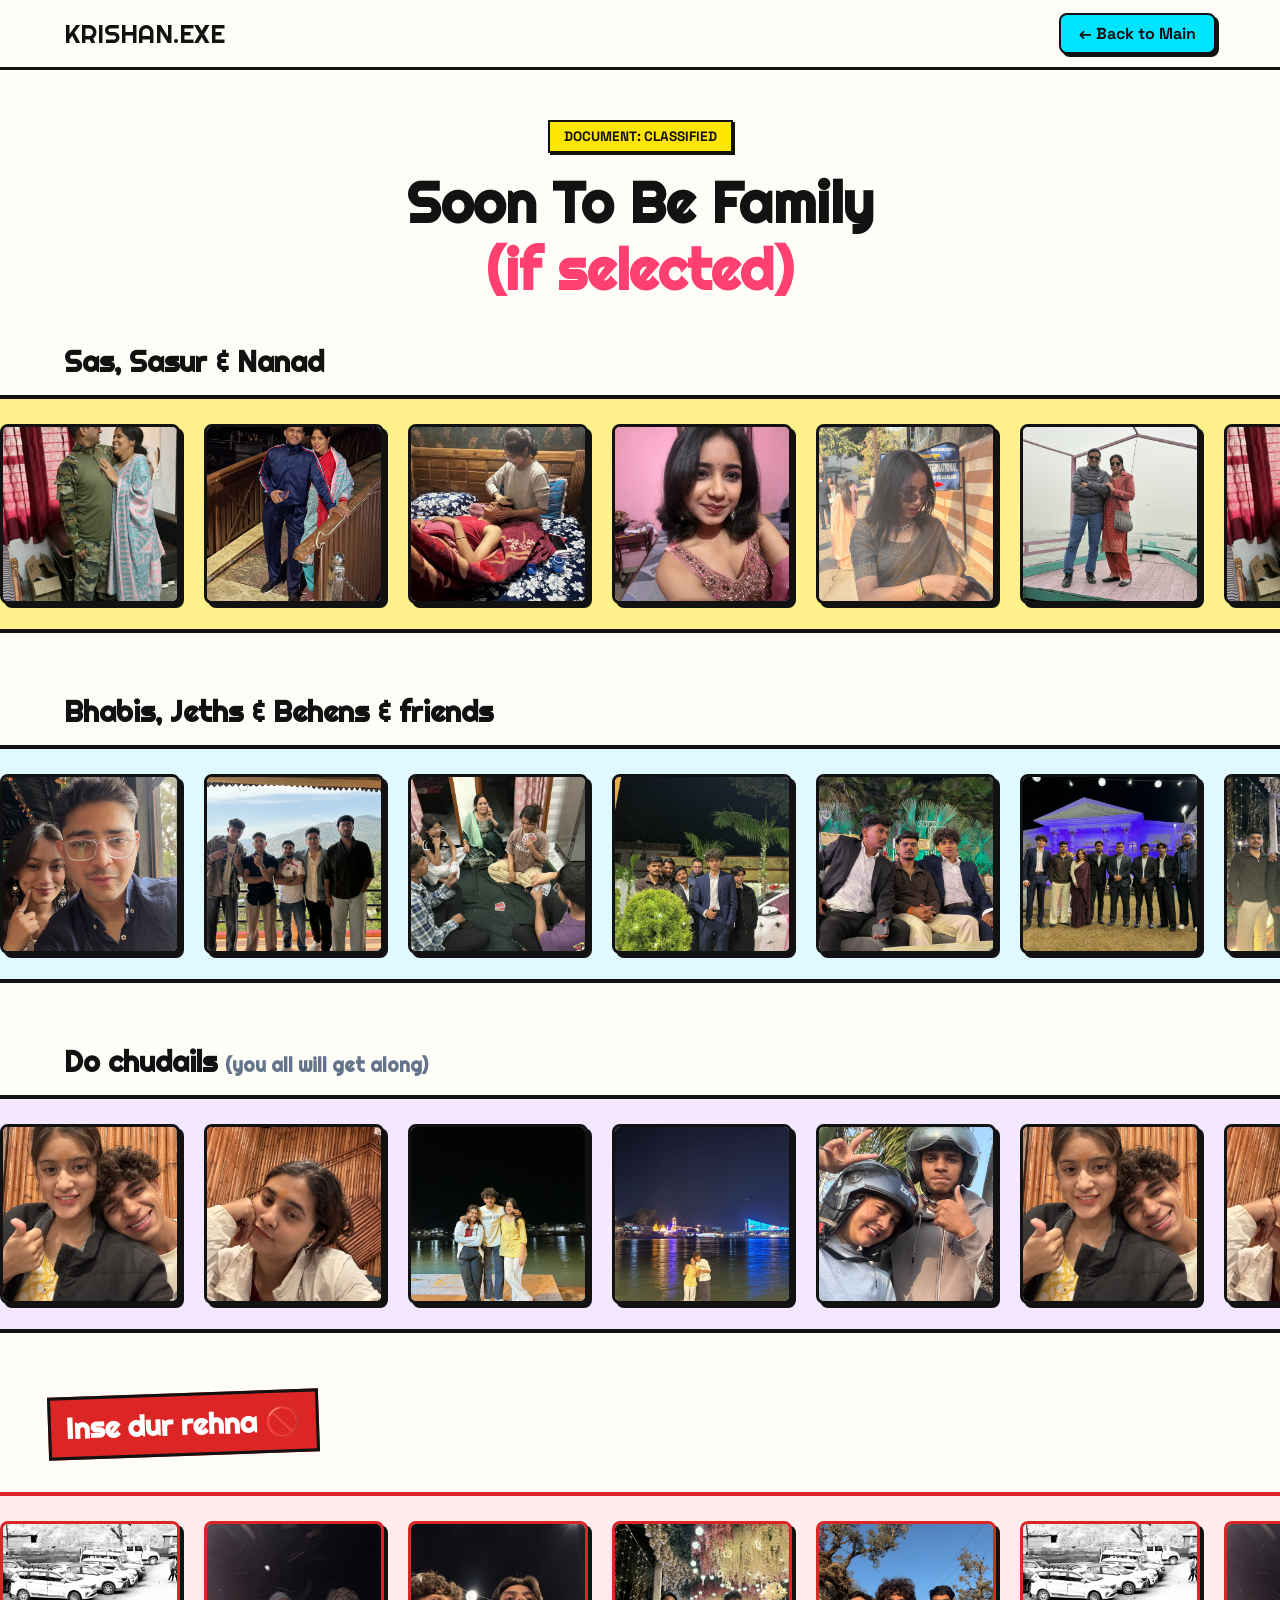
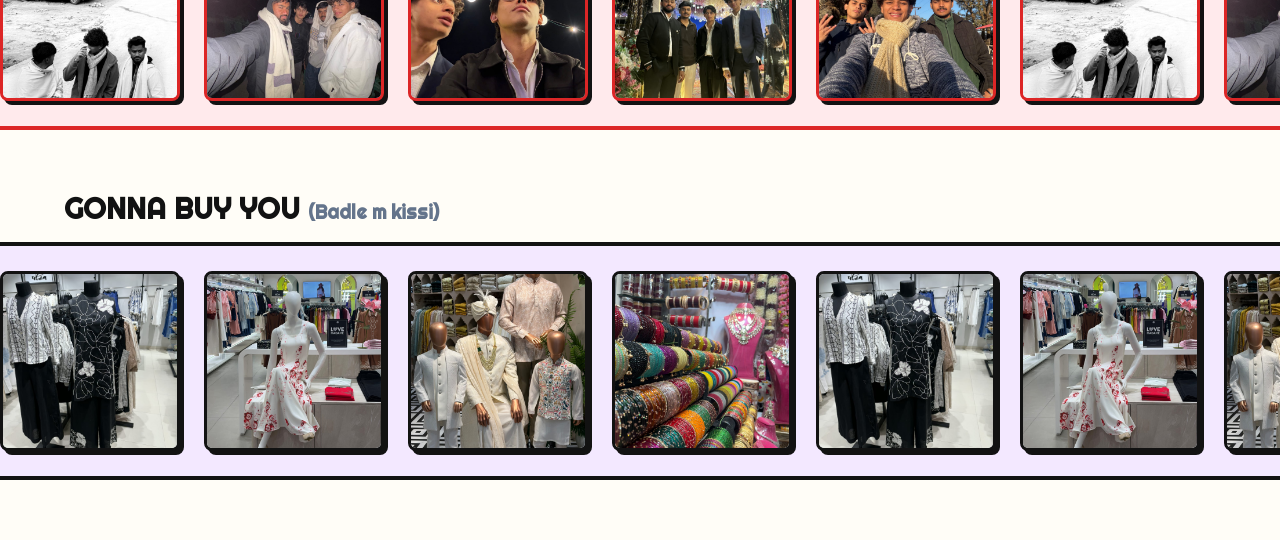
<file: family.html>
<!doctype html>
<html lang="en">
  <head>
    <meta charset="UTF-8" />
    <meta name="viewport" content="width=device-width, initial-scale=1.0" />
    <title>Soon To Be Family | KRISHAN.EXE</title>

    <link rel="preconnect" href="https://fonts.googleapis.com" />
    <link rel="preconnect" href="https://fonts.gstatic.com" crossorigin />
    <link
      href="https://fonts.googleapis.com/css2?family=Righteous&family=Space+Grotesk:wght@400;600;700&display=swap"
      rel="stylesheet"
    />

    <style>
      :root {
        --bg-primary: #fffdf7;
        --bg-secondary: #fef08a;
        --text-dark: #121212;
        --accent-pink: #ff4071;
        --accent-cyan: #00e5ff;
        --accent-yellow: #ffe600;
        --accent-purple: #7000ff;
        --border-dark: #121212;
        --shadow-block: 6px 6px 0px #121212;
        --radius-sm: 8px;
        --radius-lg: 20px;
      }

      * {
        box-sizing: border-box;
        margin: 0;
        padding: 0;
      }

      body {
        font-family: "Space Grotesk", sans-serif;
        background-color: var(--bg-primary);
        color: var(--text-dark);
        overflow-x: hidden;
      }

      /* Navbar */
      .navbar {
        position: fixed;
        top: 0;
        left: 0;
        width: 100%;
        height: 70px;
        background: var(--bg-primary);
        border-bottom: 3px solid var(--border-dark);
        display: flex;
        align-items: center;
        justify-content: space-between;
        padding: 0 5%;
        z-index: 100;
      }

      .brand {
        font-family: "Righteous", cursive;
        font-size: 1.6rem;
      }

      .btn-back {
        text-decoration: none;
        font-weight: 700;
        color: var(--text-dark);
        background: var(--accent-cyan);
        padding: 8px 18px;
        border: 2px solid var(--border-dark);
        box-shadow: 3px 3px 0px var(--border-dark);
        border-radius: var(--radius-sm);
        transition: all 0.15s ease;
      }

      .btn-back:hover {
        transform: translate(-2px, -2px);
        box-shadow: 5px 5px 0px var(--border-dark);
      }

      /* Header Layout */
      .page-header {
        margin-top: 120px;
        text-align: center;
        padding: 0 20px;
      }

      .badge-pop {
        display: inline-block;
        font-weight: 700;
        font-size: 0.85rem;
        padding: 6px 14px;
        border: 2px solid var(--border-dark);
        background: var(--accent-yellow);
        box-shadow: 2px 2px 0px var(--border-dark);
        margin-bottom: 16px;
      }

      h1 {
        font-family: "Righteous", cursive;
        font-size: 3.5rem;
        line-height: 1.2;
        margin-bottom: 40px;
      }

      /* Infinite Scroll Marquee Layout based on dd08a3c1-bf2b-4fd4-8aaa-a5a36f67843a */
      .family-section {
        margin-bottom: 60px;
      }

      .section-title {
        font-family: "Righteous", cursive;
        font-size: 1.8rem;
        padding-left: 5%;
        margin-bottom: 15px;
      }

      /* Warning styling for the last section */
      .warning-title {
        color: #fff;
        background: #dc2626;
        display: inline-block;
        padding: 10px 15px;
        border: 3px solid var(--border-dark);
        transform: rotate(-2deg);
        margin: 0px 0px 36px 48px;
      }

      .marquee-container {
        position: relative;
        width: 100vw;
        overflow: hidden;
        background: #ffffff;
        border-top: 4px solid var(--border-dark);
        border-bottom: 4px solid var(--border-dark);
        padding: 25px 0;
        display: flex;
        align-items: center;
      }

      /* Base track styles */
      .marquee-track {
        display: flex;
        gap: 24px;
        width: max-content;
        /* Animation applied via specific classes below */
      }

      .track-left {
        animation: scrollLeft 35s linear infinite;
      }

      .track-right {
        animation: scrollRight 35s linear infinite;
      }

      .marquee-container:hover .marquee-track {
        animation-play-state: paused;
      }

      /* Keyframes for seamless looping */
      @keyframes scrollLeft {
        0% {
          transform: translateX(0);
        }
        100% {
          transform: translateX(-50%);
        }
      }

      @keyframes scrollRight {
        0% {
          transform: translateX(-50%);
        }
        100% {
          transform: translateX(0);
        }
      }

      /* Individual Photo Cards */
      .family-card {
        width: 180px;
        height: 180px;
        background: #e2e8f0;
        border: 3px solid var(--border-dark);
        border-radius: var(--radius-sm);
        box-shadow: 4px 4px 0px var(--border-dark);
        overflow: hidden;
        flex-shrink: 0;
        transition:
          transform 0.2s ease,
          box-shadow 0.2s ease;
        display: flex;
        align-items: center;
        justify-content: center;
        position: relative;
        cursor: pointer;
      }

      .family-card img {
        width: 100%;
        height: 100%;
        object-fit: cover;
        pointer-events: none;
      }

      /* Fallback text if image is missing */
      .family-card::after {
        content: "PHOTO";
        position: absolute;
        font-weight: 700;
        color: #94a3b8;
        z-index: 0;
      }
      .family-card img {
        z-index: 1;
        position: relative;
      }

      .family-card:hover {
        transform: translateY(-8px) scale(1.05);
        box-shadow: 8px 8px 0px var(--border-dark);
      }

      @media (max-width: 900px) {
        h1 {
          font-size: 2.2rem;
        }
        .section-title {
          font-size: 1.4rem;
        }
        .family-card {
          width: 130px;
          height: 130px;
        }
        .marquee-container {
          padding: 15px 0;
        }
      }
    </style>
  </head>
  <body>
    <header class="navbar">
      <div class="brand">KRISHAN.EXE</div>
      <a href="index.html" class="btn-back">← Back to Main</a>
    </header>

    <main>
      <div class="page-header">
        <span class="badge-pop">DOCUMENT: CLASSIFIED</span>
        <h1>
          Soon To Be Family <br /><span style="color: var(--accent-pink)"
            >(if selected)</span
          >
        </h1>
      </div>

      <!-- Section 1 -->
      <section class="family-section">
        <h2 class="section-title">Sas, Sasur & Nanad</h2>
        <div class="marquee-container" style="background: var(--bg-secondary)">
          <div
            class="marquee-track track-left"
            style="animation-duration: infinite"
          >
            <!-- Original Set -->
            <div class="family-card">
              <img src="images/parivar/41.jpg" alt="" />
            </div>
            <div class="family-card">
              <img src="images/parivar/42.jpg" alt="" />
            </div>
            <div class="family-card">
              <img src="images/parivar/43.jpg" alt="" />
            </div>
            <div class="family-card">
              <img src="images/parivar/44.jpg" alt="" />
            </div>
            <div class="family-card">
              <img src="images/parivar/45.jpg" alt="" />
            </div>
            <div class="family-card">
              <img src="images/parivar/46.jpg" alt="" />
            </div>
            <!-- Duplicate Set for Seamless Infinite Loop -->
            <div class="family-card">
              <img src="images/parivar/41.jpg" alt="" />
            </div>
            <div class="family-card">
              <img src="images/parivar/42.jpg" alt="" />
            </div>
            <div class="family-card">
              <img src="images/parivar/43.jpg" alt="" />
            </div>
            <div class="family-card">
              <img src="images/parivar/44.jpg" alt="" />
            </div>
            <div class="family-card">
              <img src="images/parivar/45.jpg" alt="" />
            </div>
            <div class="family-card">
              <img src="images/parivar/46.jpg" alt="" />
            </div>
          </div>
        </div>
      </section>

      <!-- Section 2 -->
      <section class="family-section">
        <h2 class="section-title">Bhabis, Jeths & Behens & friends</h2>
        <div class="marquee-container" style="background: #e0f9ff">
          <div
            class="marquee-track track-right"
            style="animation-duration: infinite"
          >
            <!-- Original Set -->
            <div class="family-card">
              <img src="images/bhai/11.jpg" alt="" />
            </div>
            <div class="family-card">
              <img src="images/bhai/12.jpg" alt="" />
            </div>
            <div class="family-card">
              <img src="images/bhai/13.jpg" alt="" />
            </div>
            <div class="family-card">
              <img src="images/bhai/14.jpg" alt="" />
            </div>
            <div class="family-card">
              <img src="images/bhai/15.jpg" alt="" />
            </div>
            <div class="family-card">
              <img src="images/bhai/16.jpg" alt="" />
            </div>
            <!-- Duplicate Set for Seamless Infinite Loop -->
            <div class="family-card">
              <img src="images/bhai/17.jpg" alt="" />
            </div>
            <div class="family-card">
              <img src="images/bhai/18.jpg" alt="" />
            </div>
            <div class="family-card">
              <img src="images/bhai/11.jpg" alt="" />
            </div>
            <div class="family-card">
              <img src="images/bhai/12.jpg" alt="" />
            </div>
            <div class="family-card">
              <img src="images/bhai/13.jpg" alt="" />
            </div>
            <div class="family-card">
              <img src="images/bhai/14.jpg" alt="" />
            </div>
          </div>
        </div>
      </section>

      <!-- Section 3 -->
      <section class="family-section">
        <h2 class="section-title">
          Do chudails
          <span style="font-size: 1.2rem; color: #64748b"
            >(you all will get along)</span
          >
        </h2>
        <div class="marquee-container" style="background: #f3e8ff">
          <div
            class="marquee-track track-left"
            style="animation-duration: infinite"
          >
            <!-- Original Set -->
            <div class="family-card">
              <img src="images/2/01.jpg" alt="" />
            </div>
            <div class="family-card">
              <img src="images/2/02.jpg" alt="" />
            </div>
            <div class="family-card">
              <img src="images/2/03.jpg" alt="" />
            </div>
            <div class="family-card">
              <img src="images/2/04.jpg" alt="" />
            </div>
            <div class="family-card">
              <img src="images/2/05.jpg" alt="" />
            </div>
            <div class="family-card">
              <img src="images/2/01.jpg" alt="" />
            </div>
            <!-- Duplicate Set for Seamless Infinite Loop -->
            <div class="family-card">
              <img src="images/2/02.jpg" alt="" />
            </div>
            <div class="family-card">
              <img src="images/2/03.jpg" alt="" />
            </div>
            <div class="family-card">
              <img src="images/2/04.jpg" alt="" />
            </div>
            <div class="family-card">
              <img src="images/2/05.jpg" alt="" />
            </div>
            <div class="family-card">
              <img src="images/2/01.jpg" alt="" />
            </div>
            <div class="family-card">
              <img src="images/2/02.jpg" alt="" />
            </div>
          </div>
        </div>
      </section>

      <!-- Section 4 -->
      <section class="family-section">
        <h2 class="section-title warning-title">Inse dur rehna 🚫</h2>
        <div
          class="marquee-container"
          style="background: #ffeaec; border-color: #dc2626"
        >
          <div
            class="marquee-track track-right"
            style="animation-duration: infinite"
          >
            <!-- Original Set -->
            <div class="family-card" style="border-color: #dc2626">
              <img src="images/madr/31.jpg" alt="" />
            </div>
            <div class="family-card" style="border-color: #dc2626">
              <img src="images/madr/32.jpg" alt="" />
            </div>
            <div class="family-card" style="border-color: #dc2626">
              <img src="images/madr/33.jpg" alt="" />
            </div>
            <div class="family-card" style="border-color: #dc2626">
              <img src="images/madr/34.jpg" alt="" />
            </div>
            <div class="family-card" style="border-color: #dc2626">
              <img src="images/madr/35.jpg" alt="" />
            </div>
            <div class="family-card" style="border-color: #dc2626">
              <img src="images/madr/31.jpg" alt="" />
            </div>
            <!-- Duplicate Set for Seamless Infinite Loop -->
            <div class="family-card" style="border-color: #dc2626">
              <img src="images/madr/32.jpg" alt="" />
            </div>
            <div class="family-card" style="border-color: #dc2626">
              <img src="images/madr/33.jpg" alt="" />
            </div>
            <div class="family-card" style="border-color: #dc2626">
              <img src="images/madr/34.jpg" alt="" />
            </div>
            <div class="family-card" style="border-color: #dc2626">
              <img src="images/madr/35.jpg" alt="" />
            </div>
            <div class="family-card" style="border-color: #dc2626">
              <img src="images/madr/31.jpg" alt="" />
            </div>
            <div class="family-card" style="border-color: #dc2626">
              <img src="images/madr/32.jpg" alt="" />
            </div>
          </div>
        </div>
      </section>

      <!-- Section 5 -->
      <section class="family-section">
        <h2 class="section-title">
          GONNA BUY YOU
          <span style="font-size: 1.2rem; color: #64748b">(Badle m kissi)</span>
        </h2>
        <div class="marquee-container" style="background: #f3e8ff">
          <div
            class="marquee-track track-left"
            style="animation-duration: infinite"
          >
            <!-- Original Set -->
            <div class="family-card">
              <img src="images/items/21.jpg" alt="" />
            </div>
            <div class="family-card">
              <img src="images/items/22.jpg" alt="" />
            </div>
            <div class="family-card">
              <img src="images/items/23.jpg" alt="" />
            </div>
            <div class="family-card">
              <img src="images/items/24.jpg" alt="" />
            </div>
            <div class="family-card">
              <img src="images/items/21.jpg" alt="" />
            </div>
            <div class="family-card">
              <img src="images/items/22.jpg" alt="" />
            </div>
            <!-- Duplicate Set for Seamless Infinite Loop -->
            <div class="family-card">
              <img src="images/items/23.jpg" alt="" />
            </div>
            <div class="family-card">
              <img src="images/items/24.jpg" alt="" />
            </div>
            <div class="family-card">
              <img src="images/items/21.jpg" alt="" />
            </div>
            <div class="family-card">
              <img src="images/items/22.jpg" alt="" />
            </div>
            <div class="family-card">
              <img src="images/items/23.jpg" alt="" />
            </div>
            <div class="family-card">
              <img src="images/items/24.jpg" alt="" />
            </div>
          </div>
        </div>
      </section>
    </main>
  </body>
</html>
</file>
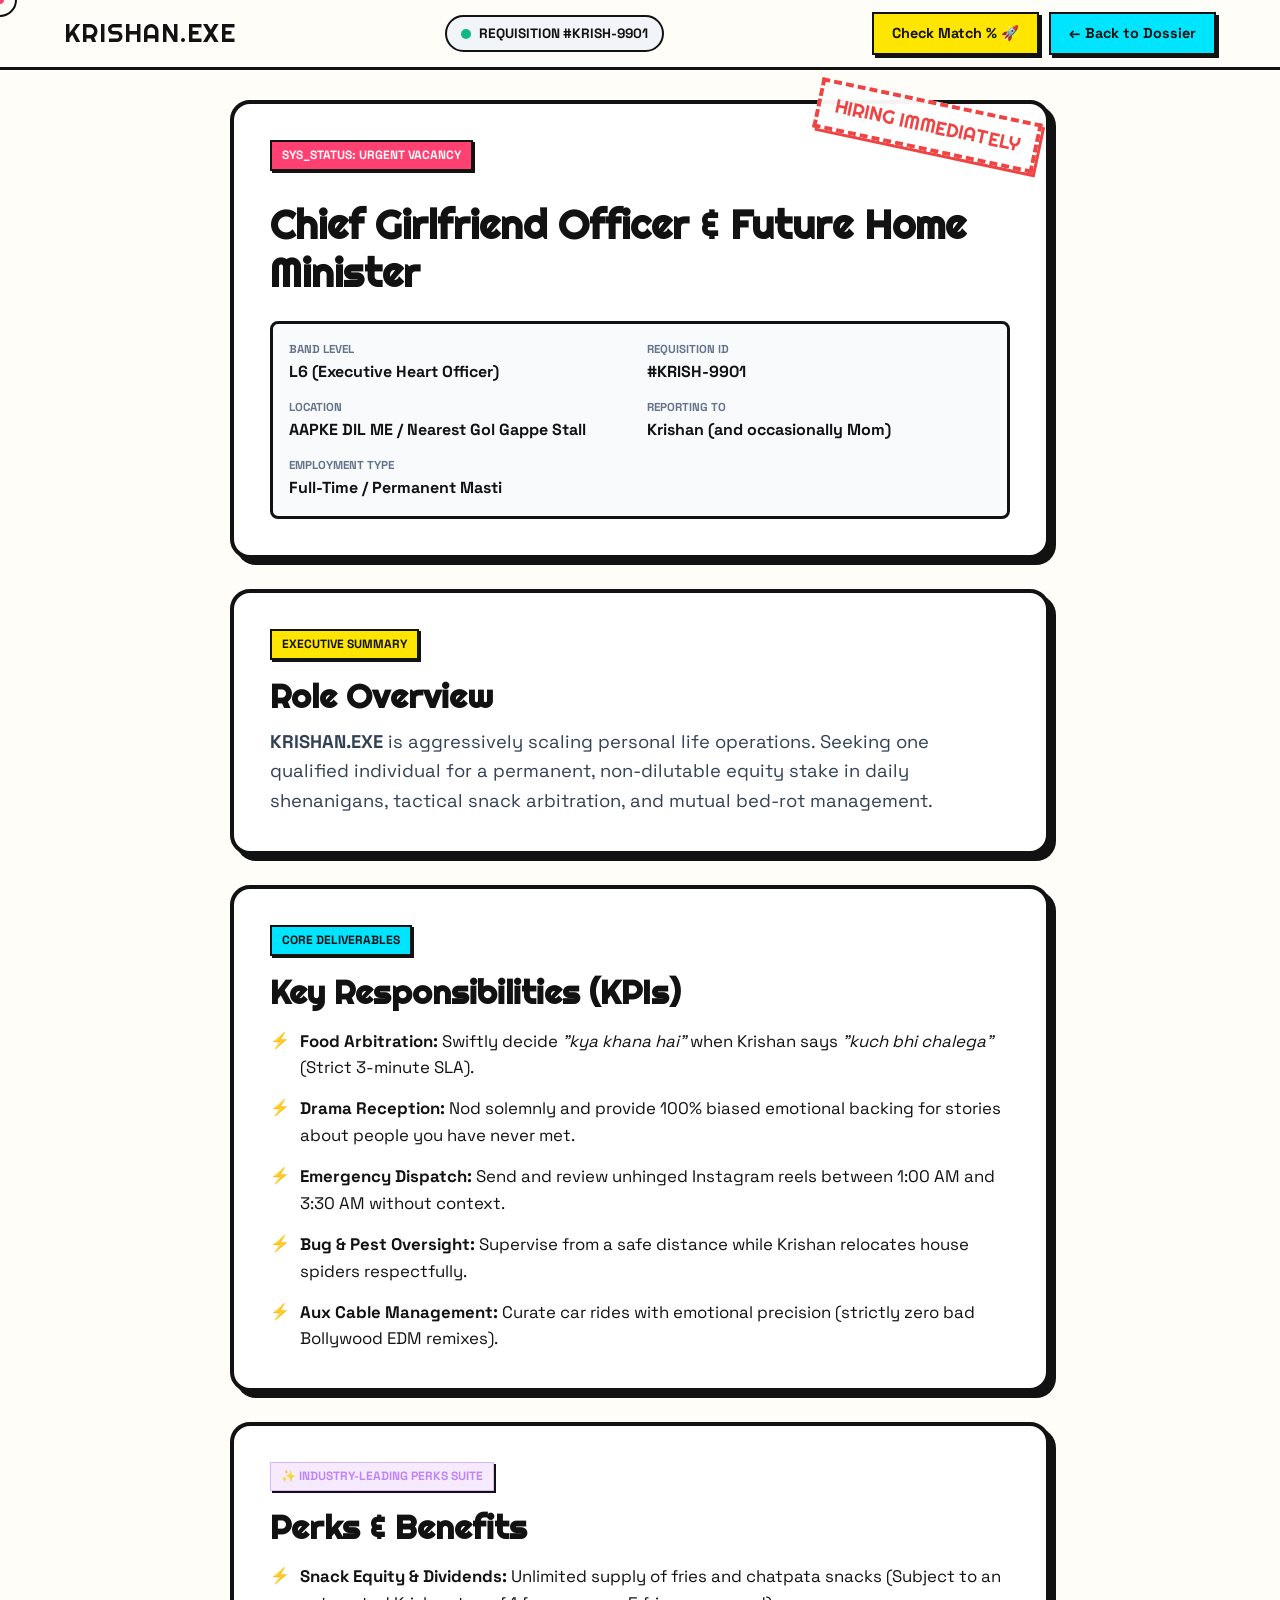
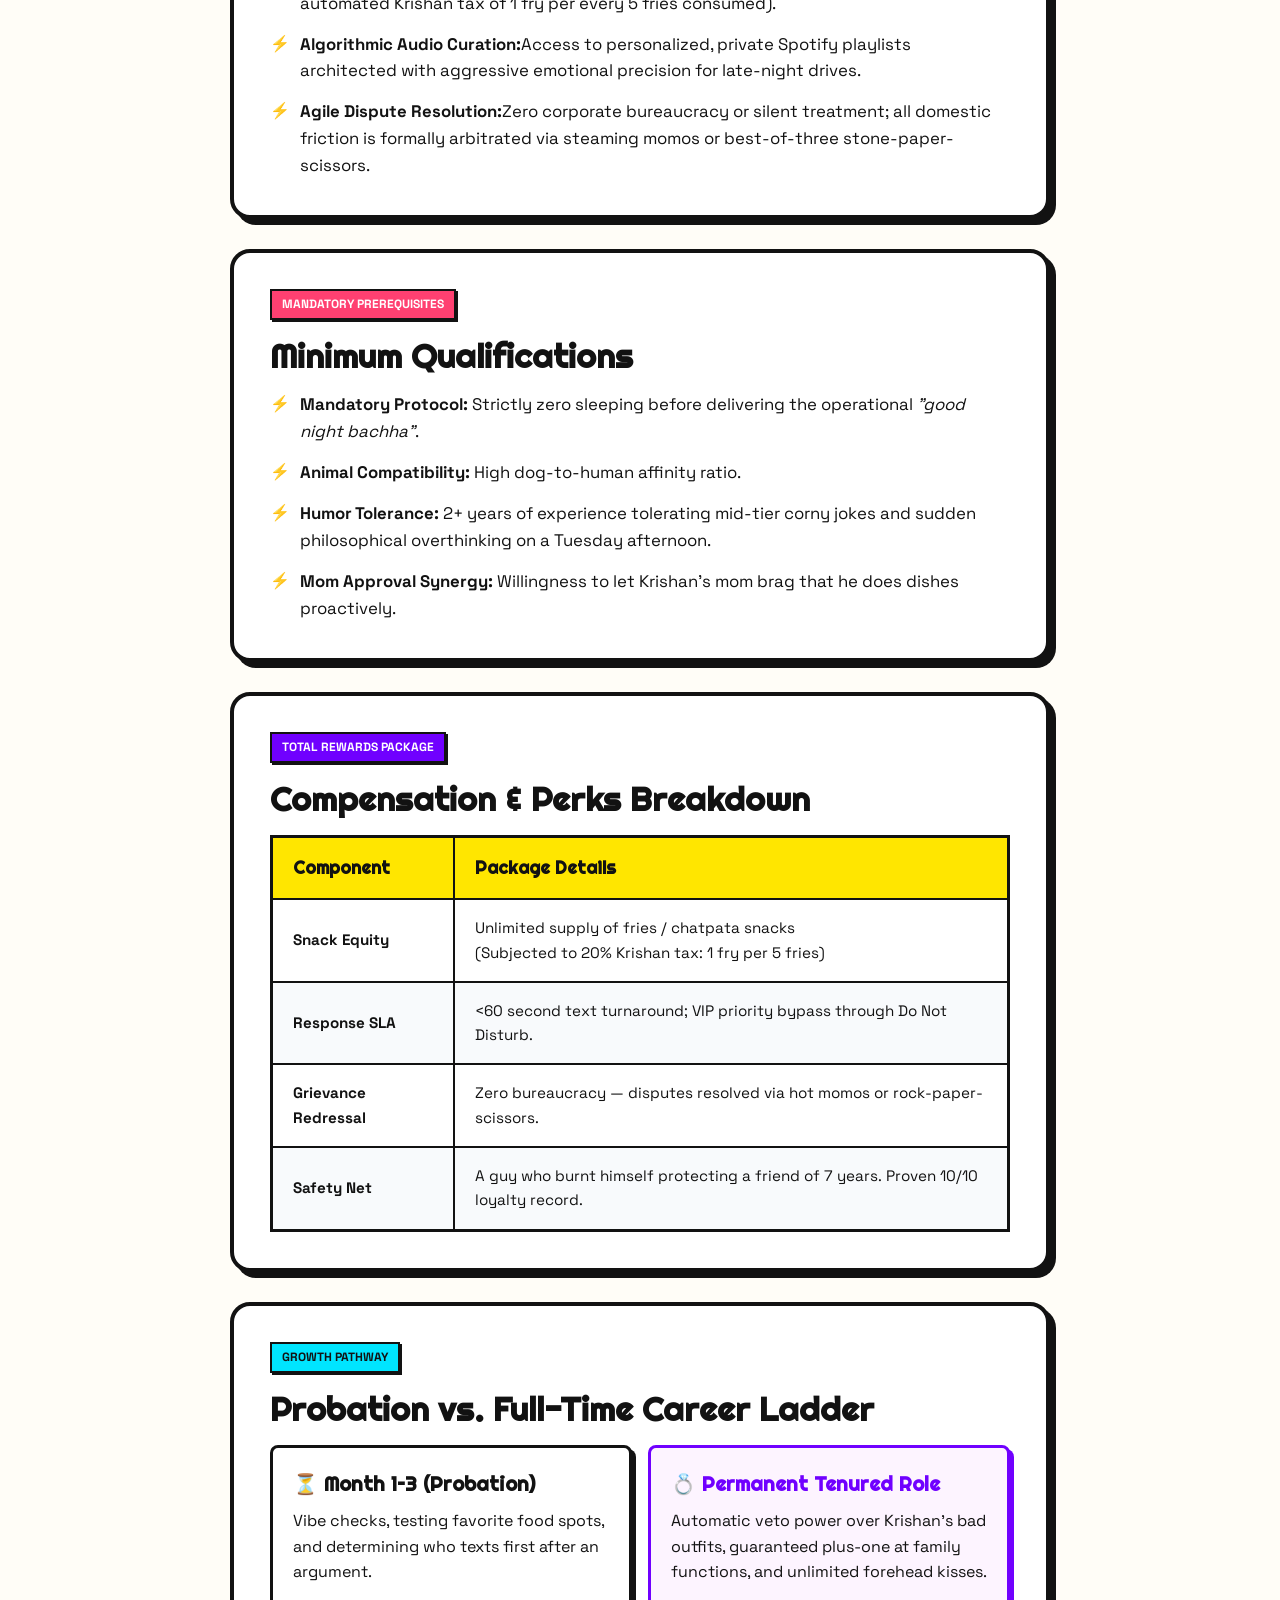
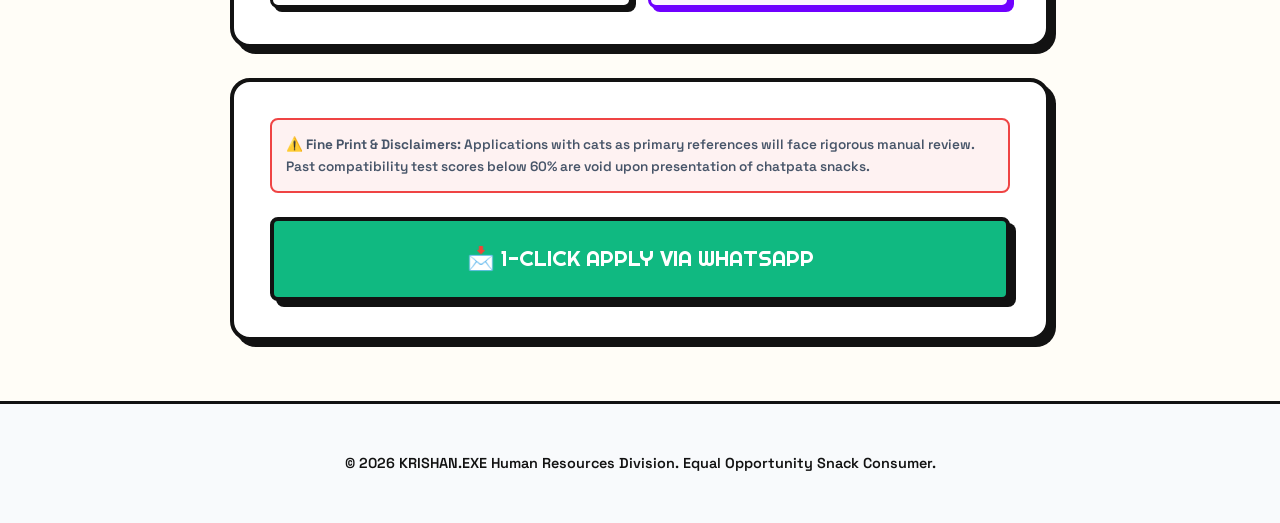
<file: roles.html>
<!doctype html>
<html lang="en">
  <head>
    <meta charset="UTF-8" />
    <meta name="viewport" content="width=device-width, initial-scale=1.0" />
    <link rel="shortcut icon" href="images/rn.png" />
    <title>CAREERS @ KRISHAN.EXE | CHIEF GIRLFRIEND OFFICER</title>

    <link rel="preconnect" href="https://fonts.googleapis.com" />
    <link rel="preconnect" href="https://fonts.gstatic.com" crossorigin />
    <link
      href="https://fonts.googleapis.com/css2?family=Righteous&family=Space+Grotesk:wght@400;600;700&display=swap"
      rel="stylesheet"
    />

    <link rel="stylesheet" href="styles.css?v=6" />
    <link rel="stylesheet" href="roles.css?v=1" />
  </head>
  <body class="roles-body">
    <div class="cursor-dot" id="cursorDot"></div>
    <div class="cursor-ring" id="cursorRing"></div>

    <!-- Header Navigation -->
    <header class="navbar">
      <a href="index.html" class="brand" style="text-decoration: none; color: inherit;">
        KRISHAN.EXE
      </a>
      
      <div class="status-badge">
        <span class="pulse-dot"></span> REQUISITION #KRISH-9901
      </div>

      <div class="nav-actions">
        <a href="index.html#compatibility" class="cta-pill-nav">
          Check Match % 🚀
        </a>
        <a href="index.html" class="cta-pill-nav pill-jd">
          ← Back to Dossier
        </a>
      </div>
    </header>

    <main class="roles-container">
      <!-- Stamp Element -->
      <div class="urgent-stamp">HIRING IMMEDIATELY</div>

      <!-- Header Card -->
      <section class="jd-card jd-hero-card">
        <div class="badge-pop alert-badge">SYS_STATUS: URGENT VACANCY</div>
        <h1 class="jd-title">
          Chief Girlfriend Officer &amp; Future Home Minister
        </h1>

        <div class="meta-strip-grid">
          <div class="meta-item">
            <span class="meta-label">Band Level</span>
            <strong class="meta-val">L6 (Executive Heart Officer)</strong>
          </div>
          <div class="meta-item">
            <span class="meta-label">Requisition ID</span>
            <strong class="meta-val">#KRISH-9901</strong>
          </div>
          <div class="meta-item">
            <span class="meta-label">Location</span>
            <strong class="meta-val"
              >AAPKE DIL ME / Nearest Gol Gappe Stall</strong
            >
          </div>
          <div class="meta-item">
            <span class="meta-label">Reporting To</span>
            <strong class="meta-val">Krishan (and occasionally Mom)</strong>
          </div>
          <div class="meta-item">
            <span class="meta-label">Employment Type</span>
            <strong class="meta-val"> Full-Time / Permanent Masti</strong>
          </div>
        </div>
      </section>

      <!-- Role Overview -->
      <section class="jd-card">
        <div
          class="badge-pop"
          style="background: var(--accent-yellow); color: var(--text-dark)"
        >
          EXECUTIVE SUMMARY
        </div>
        <h2 class="card-hero-title">Role Overview</h2>
        <p class="jd-desc">
          <strong>KRISHAN.EXE</strong> is aggressively scaling personal life
          operations. Seeking one qualified individual for a permanent,
          non-dilutable equity stake in daily shenanigans, tactical snack
          arbitration, and mutual bed-rot management.
        </p>
      </section>

      <!-- Key Responsibilities -->
      <section class="jd-card">
        <div class="badge-pop">CORE DELIVERABLES</div>
        <h2 class="card-hero-title">Key Responsibilities (KPIs)</h2>
        <ul class="jd-list">
          <li>
            <strong>Food Arbitration:</strong> Swiftly decide
            <em>"kya khana hai"</em> when Krishan says
            <em>"kuch bhi chalega"</em> (Strict 3-minute SLA).
          </li>
          <li>
            <strong>Drama Reception:</strong> Nod solemnly and provide 100%
            biased emotional backing for stories about people you have never
            met.
          </li>
          <li>
            <strong>Emergency Dispatch:</strong> Send and review unhinged
            Instagram reels between 1:00 AM and 3:30 AM without context.
          </li>
          <li>
            <strong>Bug &amp; Pest Oversight:</strong> Supervise from a safe
            distance while Krishan relocates house spiders respectfully.
          </li>
          <li>
            <strong>Aux Cable Management:</strong> Curate car rides with
            emotional precision (strictly zero bad Bollywood EDM remixes).
          </li>
        </ul>
      </section>

      <!--Perks and Benifits-->
    <section class="jd-card">
  <div class="badge-pop badge-perks">✨ INDUSTRY-LEADING PERKS SUITE</div>
  <h2 class="card-hero-title">Perks & Benefits</h2>
  <ul class="jd-list">
          <li>
            <strong>Snack Equity & Dividends:</strong> Unlimited supply of fries and chatpata snacks 
            (Subject to an automated Krishan tax of 1 fry per every 5 fries consumed).
          </li>
          <li>
            <strong>Algorithmic Audio Curation:</strong>Access to personalized, 
            private Spotify playlists architected with aggressive emotional precision for late-night drives.
          </li>
          <li>
            <strong>Agile Dispute Resolution:</strong>Zero corporate bureaucracy or silent treatment; 
            all domestic friction is formally arbitrated via steaming momos or best-of-three stone-paper-scissors.
          </li>
        </ul>
      </section>

      <!-- Minimum Qualifications -->
      <section class="jd-card">
        <div class="badge-pop alert-badge">MANDATORY PREREQUISITES</div>
        <h2 class="card-hero-title">Minimum Qualifications</h2>
        <ul class="jd-list">
          <li>
            <strong>Mandatory Protocol:</strong> Strictly zero sleeping before
            delivering the operational <em>"good night bachha"</em>.
          </li>
          <li>
            <strong>Animal Compatibility:</strong> High dog-to-human affinity
            ratio.
          </li>
          <li>
            <strong>Humor Tolerance:</strong> 2+ years of experience tolerating
            mid-tier corny jokes and sudden philosophical overthinking on a
            Tuesday afternoon.
          </li>
          <li>
            <strong>Mom Approval Synergy:</strong> Willingness to let Krishan’s
            mom brag that he does dishes proactively.
          </li>
        </ul>
      </section>

      <!-- Compensation & Perks Table -->
      <section class="jd-card">
        <div
          class="badge-pop"
          style="background: var(--accent-purple); color: #fff"
        >
          TOTAL REWARDS PACKAGE
        </div>
        <h2 class="card-hero-title">Compensation &amp; Perks Breakdown</h2>

        <div class="table-responsive">
          <table class="jd-table">
            <thead>
              <tr>
                <th>Component</th>
                <th>Package Details</th>
              </tr>
            </thead>
            <tbody>
              <tr>
                <td><strong>Snack Equity</strong></td>
                <td>
                  Unlimited supply of fries / chatpata snacks <br>(Subjected to
                  20% Krishan tax: 1 fry per 5 fries)</br>
                </td>
              </tr>
              <tr>
                <td><strong>Response SLA</strong></td>
                <td>
                  &lt;60 second text turnaround; VIP priority bypass through Do
                  Not Disturb.
                </td>
              </tr>
              <tr>
                <td><strong>Grievance Redressal</strong></td>
                <td>
                  Zero bureaucracy — disputes resolved via hot momos or
                  rock-paper-scissors.
                </td>
              </tr>
              <tr>
                <td><strong>Safety Net</strong></td>
                <td>
                  A guy who burnt himself protecting a friend of 7 years. Proven
                  10/10 loyalty record.
                </td>
              </tr>
            </tbody>
          </table>
        </div>
      </section>

      <!-- Probation vs Full-Time -->
      <section class="jd-card">
        <div
          class="badge-pop"
          style="background: var(--accent-cyan); color: var(--text-dark)"
        >
          GROWTH PATHWAY
        </div>
        <h2 class="card-hero-title">Probation vs. Full-Time Career Ladder</h2>

        <div class="probation-grid">
          <div class="probation-box">
            <h3>⏳ Month 1–3 (Probation)</h3>
            <p>
              Vibe checks, testing favorite food spots, and determining who
              texts first after an argument.
            </p>
          </div>
          <div class="probation-box permanent">
            <h3>💍 Permanent Tenured Role</h3>
            <p>
              Automatic veto power over Krishan's bad outfits, guaranteed
              plus-one at family functions, and unlimited forehead kisses.
            </p>
          </div>
        </div>
      </section>

      <!-- Fine Print & Application Action -->
      <section class="jd-card jd-action-card">
        <div class="fine-print">
          ⚠️ <strong>Fine Print &amp; Disclaimers:</strong> Applications with
          cats as primary references will face rigorous manual review. Past
          compatibility test scores below 60% are void upon presentation of
          chatpata snacks.
        </div>

        <a
          href="https://wa.me/917505380696?text=Subject:%20Formal%20Application%20for%20Chief%20Girlfriend%20Officer.%20Please%20review%20my%20profile."
          target="_blank"
          rel="noopener noreferrer"
          class="btn-apply-action"
        >
          📩 1-CLICK APPLY VIA WHATSAPP
        </a>
      </section>
    </main>

    <footer class="footer">
      <p class="footer-copy">
        © 2026 KRISHAN.EXE Human Resources Division. Equal Opportunity Snack
        Consumer.
      </p>
    </footer>

    <script src="https://cdnjs.cloudflare.com/ajax/libs/gsap/3.12.5/gsap.min.js"></script>
    <script src="script.js"></script>
  </body>
</html>
</file>
<file: styles.css>
:root {
  --bg-primary: #fffdf7;
  --bg-secondary: #fef08a;
  --text-dark: #121212;
  --accent-pink: #ff4071;
  --accent-cyan: #00e5ff;
  --accent-yellow: #ffe600;
  --accent-purple: #7000ff;
  --border-dark: #121212;
  --shadow-block: 6px 6px 0px #121212;
  --shadow-active: 2px 2px 0px #121212;
  --radius-sm: 8px;
  --radius-lg: 20px;
}

* {
  box-sizing: border-box;
  margin: 0;
  padding: 0;
}

body {
  font-family:
    "Space Grotesk",
    -apple-system,
    BlinkMacSystemFont,
    sans-serif;
  background-color: var(--bg-primary);
  color: var(--text-dark);
  line-height: 1.6;
  cursor: default;
}

/* Confine horizontal bleed only to visual components without killing sticky parents */
.drift-stage,
.drift-wall-container {
  overflow-x: hidden;
}

/* Custom Interactive Cursor */
.cursor-dot {
  width: 8px;
  height: 8px;
  background: var(--accent-pink);
  border-radius: 50%;
  position: fixed;
  top: 0;
  left: 0;
  pointer-events: none;
  z-index: 9999;
}

.cursor-ring {
  width: 34px;
  height: 34px;
  border: 2px solid var(--border-dark);
  border-radius: 50%;
  position: fixed;
  top: 0;
  left: 0;
  pointer-events: none;
  z-index: 9998;
}

/* Navbar */
.navbar {
  position: fixed;
  top: 0;
  left: 0;
  width: 100%;
  height: 70px;
  background: var(--bg-primary);
  border-bottom: 3px solid var(--border-dark);
  display: flex;
  align-items: center;
  justify-content: space-between;
  padding: 0 5%;
  z-index: 100;
}

.brand {
  font-family: "Righteous", cursive;
  font-size: 1.6rem;
  letter-spacing: 1px;
}

.status-badge {
  display: flex;
  align-items: center;
  gap: 8px;
  font-size: 0.85rem;
  font-weight: 700;
  background: #f1f5f9;
  padding: 6px 14px;
  border-radius: 50px;
  border: 2px solid var(--border-dark);
}

.pulse-dot {
  width: 10px;
  height: 10px;
  background: #10b981;
  border-radius: 50%;
  box-shadow: 0 0 0 0 rgba(16, 185, 129, 0.7);
  animation: pulse 1.8s infinite;
}

@keyframes pulse {
  0% {
    transform: scale(0.95);
    box-shadow: 0 0 0 0 rgba(16, 185, 129, 0.7);
  }
  70% {
    transform: scale(1);
    box-shadow: 0 0 0 8px rgba(16, 185, 129, 0);
  }
  100% {
    transform: scale(0.95);
    box-shadow: 0 0 0 0 rgba(16, 185, 129, 0);
  }
}

.cta-pill-nav {
  text-decoration: none;
  font-weight: 700;
  font-size: 0.9rem;
  color: var(--text-dark);
  background: var(--accent-yellow);
  padding: 8px 18px;
  border: 2px solid var(--border-dark);
  box-shadow: 3px 3px 0px var(--border-dark);
  transition: all 0.15s ease;
}

.cta-pill-nav:hover {
  transform: translate(2px, 2px);
  box-shadow: 1px 1px 0px var(--border-dark);
}

/* Master Layout */
.scroll-container {
  display: flex;
  width: 100%;
  margin-top: 70px;
  position: relative;
}

/* Visual Left Column (Sticky Stage Desktop) */
.sticky-visual-wrapper {
  flex: 0 0 45%;
  height: calc(100vh - 70px);
  position: -webkit-sticky;
  position: sticky;
  top: 70px;
  display: flex;
  align-items: center;
  justify-content: center;
  padding: 40px;
}

.character-card {
  width: 100%;
  max-width: 420px;
  height: 520px;
  border: 4px solid var(--border-dark);
  border-radius: var(--radius-lg);
  background: #ffffff;
  position: relative;
  box-shadow: var(--shadow-block);
  overflow: hidden;
}

.char-layer {
  position: absolute;
  top: 0;
  left: 0;
  width: 100%;
  height: 100%;
  display: flex;
  align-items: center;
  justify-content: center;
  flex-direction: column;
}

.layer-formal {
  background: #ffeaec;
  z-index: 4;
}
.layer-casual {
  background: #e0f9ff;
  z-index: 3;
  opacity: 0;
}
.layer-beach {
  background: #fff0b3;
  z-index: 2;
  opacity: 0;
}
.layer-quiz {
  background: #f3e8ff;
  z-index: 1;
  opacity: 0;
}

.avatar-ph {
  display: flex;
  flex-direction: column;
  align-items: center;
  justify-content: center;
  height: 100%;
  width: 100%;
  position: relative;
}

.avatar-silhouette {
  display: flex;
  align-items: center;
  justify-content: center;
  height: 100%;
  width: 100%;
  user-select: none;
}

.character-img {
  max-width: 85%;
  max-height: 340px !important;
  height: auto !important;
  object-fit: contain;
  filter: drop-shadow(4px 4px 0px var(--border-dark));
  pointer-events: none;
}

.sticker {
  font-size: 0.8rem;
  font-weight: 700;
  border: 2px solid var(--border-dark);
  padding: 6px 12px;
  position: absolute;
  top: 25px;
  box-shadow: 3px 3px 0px var(--border-dark);
  background: #fff;
  transform: rotate(-4deg);
  z-index: 5;
}

.tag-quiz {
  background: #ffffff;
  border: 2px solid var(--border-dark);
  box-shadow: 3px 3px 0px var(--border-dark);
}

.censored-bar {
  position: absolute;
  background: #000;
  color: #fff;
  font-weight: 900;
  letter-spacing: 2px;
  font-size: 1.1rem;
  padding: 10px 24px;
  transform: rotate(-6deg);
  border: 2px solid #fff;
  z-index: 6;
}

.animate-shake {
  animation: jitter 0.25s infinite alternate;
}

@keyframes jitter {
  0% {
    transform: rotate(-6deg) translate(0px, 0px);
  }
  100% {
    transform: rotate(-5deg) translate(2px, 2px);
  }
}

.floating-badge {
  position: absolute;
  font-weight: 700;
  font-size: 0.75rem;
  border: 2px solid var(--border-dark);
  padding: 4px 8px;
  background: var(--accent-pink);
  color: #fff;
  box-shadow: 2px 2px 0px var(--border-dark);
  z-index: 6;
}
.badge-1 {
  bottom: 60px;
  left: 30px;
  transform: rotate(10deg);
}
.badge-2 {
  top: 158px;
  right: 55px;
  transform: rotate(-8deg);
  background: var(--accent-yellow);
  color: var(--text-dark);
}
.badge-quiz {
  bottom: 60px;
  right: 25px;
  background: var(--accent-purple);
  color: #fff;
  transform: rotate(-6deg);
}

/* ============================================================
   FORMAL & CASUAL CUSTOM ACCENTS (Desktop Defaults)
   ============================================================ */

/* Formal Badges & Stamp */
.badge-formal-1 {
  bottom: 55px;
  left: 20px;
  background: var(--accent-cyan);
  color: var(--text-dark);
  transform: rotate(-6deg);
}

.badge-formal-2 {
  top: 140px;
  right: 25px;
  background: #10b981;
  color: #ffffff;
  transform: rotate(7deg);
}

.stamp-verified {
  position: absolute;
  top: 85px;
  left: 20px;
  border: 2px dashed var(--accent-pink);
  color: var(--accent-pink);
  font-family: "Righteous", cursive;
  font-size: 0.72rem;
  padding: 3px 8px;
  transform: rotate(-12deg);
  background: rgba(255, 255, 255, 0.9);
  box-shadow: 2px 2px 0px var(--accent-pink);
  pointer-events: none;
  z-index: 6;
}

/* Casual Badges & Tag */
.badge-casual-1 {
  bottom: 60px;
  left: 25px;
  background: var(--accent-yellow);
  color: var(--text-dark);
  transform: rotate(5deg);
}

.badge-casual-2 {
  top: 130px;
  right: 20px;
  background: #f97316;
  color: #ffffff;
  transform: rotate(-8deg);
}

.snack-doodle {
  position: absolute;
  bottom: 100px;
  right: 25px;
  font-family: "Space Grotesk", sans-serif;
  font-weight: 700;
  font-size: 0.7rem;
  background: #ffffff;
  border: 2px solid var(--border-dark);
  padding: 3px 6px;
  transform: rotate(4deg);
  box-shadow: 2px 2px 0px var(--border-dark);
  z-index: 6;
}

/* Layer HUD Step Indicators */
.layer-indicator {
  position: absolute;
  bottom: 16px;
  left: 50%;
  transform: translateX(-50%);
  display: flex;
  justify-content: center;
  align-items: center;
  gap: 6px;
  width: max-content;
  z-index: 10;
}

.indicator-step {
  font-size: 0.72rem;
  font-weight: 700;
  background: #ffffff;
  border: 2px solid var(--border-dark);
  padding: 4px 8px;
  border-radius: 6px;
  box-shadow: 2px 2px 0px var(--border-dark);
  white-space: nowrap;
  transition: all 0.2s ease;
}

.indicator-step.active {
  background: var(--border-dark);
  color: #ffffff;
  transform: translate(1px, 1px);
  box-shadow: none;
}

/* Right Column Content Panels */
.content-stream {
  flex: 0 0 55%;
  padding: 40px 60px 100px 20px;
}

.panel {
  min-height: 85vh;
  display: flex;
  flex-direction: column;
  justify-content: center;
  padding: 40px 0;
  border-bottom: 2px dashed #cbd5e1;
}

.panel:last-child {
  border-bottom: none;
}

.badge-pop {
  display: inline-block;
  font-weight: 700;
  font-size: 0.75rem;
  padding: 4px 10px;
  border: 2px solid var(--border-dark);
  background: var(--accent-cyan);
  box-shadow: 2px 2px 0px var(--border-dark);
  width: fit-content;
  margin-bottom: 16px;
}

.alert-badge {
  background: var(--accent-pink);
  color: #fff;
}

.hero-title {
  font-family: "Righteous", cursive;
  font-size: 4rem;
  line-height: 1.1;
  margin-bottom: 12px;
}

.neon-highlight {
  background: linear-gradient(
    180deg,
    transparent 65%,
    var(--accent-yellow) 65%
  );
}

.hero-subtitle {
  font-size: 1.3rem;
  font-weight: 600;
  color: #475569;
  margin-bottom: 30px;
}

.quick-specs-grid {
  display: grid;
  grid-template-columns: repeat(2, 1fr);
  gap: 16px;
  margin-top: 10px;
}

.spec-card {
  border: 3px solid var(--border-dark);
  padding: 16px;
  background: #fff;
  box-shadow: var(--shadow-block);
  border-radius: var(--radius-sm);
}

.spec-label {
  display: block;
  font-size: 0.75rem;
  text-transform: uppercase;
  font-weight: 700;
  color: #64748b;
}

.spec-value {
  font-size: 1.15rem;
  font-weight: 700;
}

/* Quirks / Pills */
.quirks-container {
  display: flex;
  flex-direction: column;
  gap: 12px;
  margin: 24px 0;
}

.quirk-pill {
  border: 2px solid var(--border-dark);
  background: #fff;
  padding: 14px 20px;
  font-weight: 600;
  box-shadow: var(--shadow-block);
  border-radius: 50px;
  transition: transform 0.2s;
  cursor: grab;
}

.quirk-pill:hover {
  transform: translate(-3px, -3px) rotate(-1deg);
  background: var(--accent-secondary);
}

.green-flags-box {
  background: #f0fdf4;
  border: 3px solid #16a34a;
  padding: 20px;
  border-radius: var(--radius-sm);
  box-shadow: var(--shadow-block);
  margin-top: 20px;
}

.check-list {
  list-style: none;
  margin-top: 10px;
}

.check-list li {
  position: relative;
  padding-left: 28px;
  margin-bottom: 8px;
  font-weight: 600;
}

.check-list li::before {
  content: "✓";
  position: absolute;
  left: 0;
  color: #16a34a;
  font-weight: 900;
}

/* Dealbreakers */
.dealbreakers-box {
  margin: 20px 0;
}

.dealbreaker-tags {
  display: flex;
  flex-wrap: wrap;
  gap: 10px;
  margin-top: 10px;
}

.tag-cross {
  display: inline-block;
  background: #fff;
  border: 2px solid #dc2626;
  color: #dc2626;
  font-weight: 700;
  padding: 6px 12px;
  border-radius: var(--radius-sm);
  box-shadow: 3px 3px 0px #dc2626;
}

/* Testimonials */
.testimonials {
  display: flex;
  flex-direction: column;
  gap: 16px;
  margin-top: 25px;
}

.review-card {
  background: #fff;
  border: 3px solid var(--border-dark);
  padding: 18px;
  box-shadow: var(--shadow-block);
}

.quote {
  font-style: italic;
  font-weight: 600;
}

.reviewer {
  display: block;
  margin-top: 8px;
  font-size: 0.8rem;
  font-weight: 700;
  color: var(--accent-purple);
}

/* Family Page Link Button */
.btn-family-link {
  display: block;
  width: 100%;
  padding: 18px;
  font-family: "Righteous", cursive;
  font-size: 1.3rem;
  color: #fff;
  background: var(--accent-purple);
  border: 3px solid var(--border-dark);
  box-shadow: var(--shadow-block);
  border-radius: var(--radius-sm);
  text-decoration: none;
  transition: all 0.15s ease;
}

.btn-family-link:hover {
  transform: translate(-2px, -2px);
  box-shadow: 8px 8px 0px var(--border-dark);
}

.btn-family-link:active {
  transform: translate(3px, 3px);
  box-shadow: var(--shadow-active);
}

/* ============================================================
   CARD-BY-CARD DECK QUIZ PANEL
   ============================================================ */
.interactive-card {
  background: #fff;
  border: 4px solid var(--border-dark);
  box-shadow: 8px 8px 0px var(--border-dark);
  padding: 32px;
  border-radius: var(--radius-lg);
}

.quiz-deck-container {
  position: relative;
  min-height: 480px;
  display: flex;
  flex-direction: column;
  justify-content: space-between;
}

.deck-header {
  display: flex;
  justify-content: space-between;
  align-items: center;
  border-bottom: 2px dashed #cbd5e1;
  padding-bottom: 12px;
  margin-bottom: 18px;
}

.deck-header .badge-pop {
  margin-bottom: 0;
}

.step-progress-label {
  font-family: "Righteous", cursive;
  font-size: 0.95rem;
  color: #64748b;
}

.deck-cards-wrapper {
  position: relative;
  min-height: 330px;
  display: grid;
}

/* Card Transitions with CSS Grid visibility trick */
.quiz-card {
  grid-area: 1 / 1;
  display: flex;
  flex-direction: column;
  opacity: 0;
  visibility: hidden;
  transform: translateX(40px) scale(0.98);
  transition:
    opacity 0.35s ease,
    transform 0.4s cubic-bezier(0.2, 0.9, 0.4, 1),
    visibility 0.4s;
  pointer-events: none;
  z-index: 1;
}

.quiz-card.active {
  opacity: 1;
  visibility: visible;
  transform: translateX(0) scale(1);
  pointer-events: auto;
  z-index: 2;
}

.card-intro,
.card-results {
  text-align: center;
  align-items: center;
}

.card-hero-title {
  font-family: "Righteous", cursive;
  font-size: 2.1rem;
  margin-bottom: 10px;
  line-height: 1.2;
}

.card-hero-subtitle {
  font-size: 1.05rem;
  font-weight: 600;
  color: #475569;
  max-width: 480px;
  margin: 0 auto 20px auto;
}

.intro-perks {
  display: flex;
  flex-direction: column;
  gap: 10px;
  margin-bottom: 25px;
  width: 100%;
}

.perk-item {
  background: #f8fafc;
  border: 2px solid var(--border-dark);
  padding: 10px 14px;
  font-weight: 700;
  border-radius: var(--radius-sm);
  box-shadow: 2px 2px 0px var(--border-dark);
}

.q-badge {
  font-size: 0.8rem;
  font-weight: 700;
  text-transform: uppercase;
  color: var(--accent-purple);
  margin-bottom: 6px;
}

.q-heading {
  font-family: "Righteous", cursive;
  font-size: 1.35rem;
  margin-bottom: 16px;
}

.quiz-options {
  display: grid;
  grid-template-columns: 1fr;
  gap: 10px;
  width: 100%;
}

.quiz-btn {
  background: #ffffff;
  border: 2px solid var(--border-dark);
  padding: 12px 16px;
  font-family: inherit;
  font-size: 0.95rem;
  font-weight: 700;
  text-align: left;
  cursor: pointer;
  box-shadow: 3px 3px 0px var(--border-dark);
  transition: all 0.12s ease;
  border-radius: var(--radius-sm);
}

.quiz-btn:hover {
  background: var(--accent-cyan);
  transform: translate(-2px, -2px);
  box-shadow: 5px 5px 0px var(--border-dark);
}

.quiz-btn.selected {
  background: var(--accent-yellow) !important;
  transform: translate(2px, 2px);
  box-shadow: 1px 1px 0px var(--border-dark) !important;
}

.btn-deck-action {
  width: 100%;
  max-width: 320px;
  padding: 16px;
  font-family: "Righteous", cursive;
  font-size: 1.25rem;
  background: var(--accent-yellow);
  border: 3px solid var(--border-dark);
  box-shadow: var(--shadow-block);
  cursor: pointer;
  border-radius: var(--radius-sm);
  transition: all 0.15s ease;
}

.btn-deck-action:hover {
  transform: translate(-2px, -2px);
  box-shadow: 8px 8px 0px var(--border-dark);
}

.deck-nav-controls {
  display: flex;
  justify-content: space-between;
  align-items: center;
  gap: 12px;
  margin-top: 20px;
  padding-top: 15px;
  border-top: 2px dashed #cbd5e1;
}

.btn-deck-nav {
  padding: 10px 20px;
  font-family: "Righteous", cursive;
  font-size: 1rem;
  background: #ffffff;
  border: 2px solid var(--border-dark);
  box-shadow: 3px 3px 0px var(--border-dark);
  cursor: pointer;
  border-radius: var(--radius-sm);
  transition: all 0.15s ease;
}

.btn-deck-nav.next {
  background: var(--accent-cyan);
  margin-left: auto;
}

.btn-deck-nav:hover:not(:disabled) {
  transform: translate(-2px, -2px);
  box-shadow: 5px 5px 0px var(--border-dark);
}

.btn-deck-nav:disabled {
  background: #e2e8f0;
  color: #94a3b8;
  cursor: not-allowed;
  box-shadow: none;
  transform: none;
}

.quiz-result {
  margin: 20px 0;
  padding: 20px;
  border: 3px dashed var(--border-dark);
  display: flex;
  align-items: center;
  gap: 20px;
  border-radius: var(--radius-sm);
  background: #fafafa;
  width: 100%;
}

.score-display {
  font-family: "Righteous", cursive;
  font-size: 3rem;
  line-height: 1;
  color: var(--accent-pink);
}

.verdict-container {
  display: flex;
  flex-direction: column;
  gap: 4px;
  text-align: left;
}

.score-verdict {
  font-weight: 700;
  font-size: 1.05rem;
}

.score-subtext {
  font-size: 0.8rem;
  font-weight: 700;
  color: #64748b;
}

/* Restored Clean Neo-brutalist Action Button */
.btn-match {
  width: 100%;
  padding: 18px;
  font-family: "Righteous", cursive;
  font-size: 1.3rem;
  color: #fff;
  background: var(--accent-pink);
  border: 3px solid var(--border-dark);
  box-shadow: var(--shadow-block);
  cursor: pointer;
  border-radius: var(--radius-sm);
  transition: all 0.15s ease;
  margin-bottom: 14px;
}

.btn-match:hover {
  transform: translate(-2px, -2px);
  box-shadow: 8px 8px 0px var(--border-dark);
}

.btn-match:active {
  transform: translate(3px, 3px);
  box-shadow: var(--shadow-active);
}

.btn-match.pass {
  background: #10b981 !important;
  color: #ffffff;
}

.btn-match.fail {
  background: #ef4444 !important;
  color: #ffffff;
}

.btn-retake {
  background: transparent;
  border: none;
  font-family: inherit;
  font-size: 0.95rem;
  font-weight: 700;
  text-decoration: underline;
  cursor: pointer;
  color: #64748b;
}

/* Footer & Social Pills */
.footer {
  text-align: center;
  padding: 48px 20px;
  border-top: 3px solid var(--border-dark);
  font-weight: 600;
  font-size: 0.9rem;
  background: #f8fafc;
  display: flex;
  flex-direction: column;
  align-items: center;
  gap: 20px;
}

.footer-socials {
  display: flex;
  flex-wrap: wrap;
  justify-content: center;
  gap: 12px;
}

.social-pill {
  text-decoration: none;
  font-weight: 700;
  font-size: 0.9rem;
  color: var(--text-dark);
  background: #ffffff;
  padding: 8px 18px;
  border: 2px solid var(--border-dark);
  border-radius: 50px;
  box-shadow: 3px 3px 0px var(--border-dark);
  transition: all 0.15s ease;
  display: inline-flex;
  align-items: center;
  gap: 6px;
}

.social-pill:hover {
  transform: translate(-2px, -2px);
  box-shadow: 5px 5px 0px var(--border-dark);
}

.social-pill.ig:hover {
  background: #ff4071;
  color: #ffffff;
}

.social-pill.wa:hover {
  background: #25d366;
  color: #ffffff;
}

.social-pill.x:hover {
  background: #121212;
  color: #ffffff;
}

.social-pill:active {
  transform: translate(2px, 2px);
  box-shadow: var(--shadow-active);
}

/* Drift Wall Component */
.drift-wall-container {
  position: relative;
  background: var(--bg-primary);
  border-top: 3px solid var(--border-dark);
  padding: 60px 0 80px 0;
  overflow: hidden;
}

.drift-wall-header {
  text-align: center;
  position: relative;
  z-index: 5;
  margin-bottom: 25px;
  pointer-events: none;
}

.drift-wall-header h2 {
  font-family: "Righteous", cursive;
  font-size: 2.8rem;
  margin-top: 10px;
}

.drift-wall-header p {
  color: #64748b;
  font-weight: 600;
}

.drift-stage {
  position: relative;
  width: 100vw;
  height: 680px;
  overflow: hidden;
  display: flex;
  align-items: center;
  justify-content: center;
}

.drift-board {
  position: absolute;
  display: flex;
  flex-direction: column;
  gap: 20px;
  transform: rotate(-10deg) scale(1.2);
  will-change: transform;
}

.drift-row {
  display: flex;
  gap: 20px;
}

.drift-row.offset-1 {
  transform: translateX(-120px);
}
.drift-row.offset-2 {
  transform: translateX(-50px);
}
.drift-row.offset-3 {
  transform: translateX(-160px);
}

.drift-cell {
  width: 220px;
  height: 160px;
  background: #ffffff;
  border: 3px solid var(--border-dark);
  border-radius: var(--radius-sm);
  box-shadow: var(--shadow-block);
  overflow: hidden;
  position: relative;
  display: flex;
  align-items: center;
  justify-content: center;
  transition:
    transform 0.2s ease,
    box-shadow 0.2s ease;
  cursor: pointer;
  flex-shrink: 0;
}

.drift-cell img {
  width: 100%;
  height: 100%;
  object-fit: cover;
  object-position: center;
  display: block;
  pointer-events: none;
}

.drift-cell:hover {
  transform: scale(1.1) translateZ(10px);
  box-shadow: 10px 10px 0px var(--border-dark);
  z-index: 10;
}

/* ============================================================
   MOBILE & TABLET OPTIMIZATION (Unified Single Breakpoint)
   ============================================================ */

/* Disable desktop cursor on mobile/touch */
@media (hover: none) and (pointer: coarse) {
  .cursor-dot,
  .cursor-ring {
    display: none !important;
  }
  body {
    cursor: auto !important;
  }
}

@media (max-width: 900px) {
  .navbar {
    padding: 0 16px;
    height: 60px;
  }

  .brand {
    font-size: 1.3rem;
  }

  .status-badge {
    display: none;
  }

  .cta-pill-nav {
    font-size: 0.8rem;
    padding: 6px 12px;
  }

  /* Unravel side-by-side flex layout into a block stream */
  .scroll-container {
    display: block !important;
    width: 100% !important;
    margin-top: 60px !important;
    position: relative !important;
  }

  /* Compact Sticky Visual Card on Mobile */
  .sticky-visual-wrapper {
    position: -webkit-sticky !important;
    position: sticky !important;
    top: 60px !important;
    height: 220px !important;
    width: 100% !important;
    padding: 8px 12px !important;
    z-index: 50 !important;
    background: var(--bg-primary) !important;
    border-bottom: 3px solid var(--border-dark) !important;
    display: flex !important;
    align-items: center !important;
    justify-content: center !important;
  }

  .character-card {
    width: 100% !important;
    max-width: 220px !important;
    height: 195px !important;
    margin: 0 auto !important;
    border-width: 3px !important;
    box-shadow: 4px 4px 0px var(--border-dark) !important;
  }

  .character-img {
    max-height: 120px !important;
    height: auto !important;
    width: auto !important;
  }

  .sticker {
    font-size: 0.6rem !important;
    top: 6px !important;
    padding: 2px 6px !important;
    transform: rotate(-3deg) !important;
  }

  .censored-bar {
    font-size: 0.65rem !important;
    letter-spacing: 1px !important;
    padding: 3px 8px !important;
    transform: rotate(-5deg) !important;
    white-space: nowrap !important;
    width: auto !important;
    max-width: 90% !important;
  }

  .badge-1 {
    bottom: 30px !important;
    left: 8px !important;
    top: auto !important;
    right: auto !important;
    font-size: 0.55rem !important;
    padding: 2px 5px !important;
    transform: rotate(6deg) !important;
  }

  .badge-2 {
    top: 10px !important;
    right: 8px !important;
    bottom: auto !important;
    left: auto !important;
    font-size: 0.55rem !important;
    padding: 2px 5px !important;
    transform: rotate(-6deg) !important;
    white-space: nowrap !important;
  }

  .badge-quiz {
    bottom: 30px !important;
    right: 8px !important;
    top: auto !important;
    left: auto !important;
    font-size: 0.55rem !important;
    padding: 2px 5px !important;
    transform: rotate(-4deg) !important;
  }

  /* Mobile Overrides for Formal & Casual Accents */
  .badge-formal-1,
  .badge-casual-1 {
    bottom: 28px !important;
    left: 8px !important;
    font-size: 0.55rem !important;
    padding: 2px 5px !important;
  }

  .badge-formal-2,
  .badge-casual-2 {
    top: 12px !important;
    right: 8px !important;
    font-size: 0.55rem !important;
    padding: 2px 5px !important;
  }

  .stamp-verified {
    top: 38px !important;
    left: 8px !important;
    font-size: 0.5rem !important;
    padding: 2px 4px !important;
  }

  .snack-doodle {
    display: none !important;
  }

  /* HUD Indicator scaled to accommodate all 4 dots comfortably */
  .layer-indicator {
    bottom: 5px !important;
    gap: 3px !important;
  }

  .indicator-step {
    font-size: 0.52rem !important;
    padding: 2px 4px !important;
    border-radius: 3px !important;
    box-shadow: 1px 1px 0px var(--border-dark) !important;
  }

  /* Content area scrolls cleanly below the docked visual */
  .content-stream {
    width: 100% !important;
    padding: 20px 16px 60px 16px !important;
  }

  .panel {
    min-height: auto !important;
    padding: 30px 0 !important;
  }

  .hero-title {
    font-size: 2.4rem !important;
  }

  .hero-subtitle {
    font-size: 1rem !important;
  }

  .quick-specs-grid {
    grid-template-columns: 1fr !important;
    gap: 10px !important;
  }

  .interactive-card {
    padding: 20px 14px !important;
  }

  .card-hero-title {
    font-size: 1.6rem !important;
  }

  .card-hero-subtitle {
    font-size: 0.95rem !important;
  }

  .q-heading {
    font-size: 1.15rem !important;
  }

  .quiz-btn {
    font-size: 0.88rem !important;
    padding: 10px 12px !important;
  }

  .score-display {
    font-size: 2.2rem !important;
  }

  /* Drift Wall mobile layout */
  .drift-wall-container {
    padding: 40px 0 60px 0 !important;
  }

  .drift-wall-header h2 {
    font-size: 1.8rem !important;
  }

  .drift-stage {
    height: 440px !important;
  }

  .drift-board {
    transform: rotate(-6deg) scale(0.9) !important;
  }

  .drift-cell {
    width: 140px !important;
    height: 105px !important;
  }
}
/* Navigation Actions Cluster */
.nav-actions {
  display: flex;
  align-items: center;
  gap: 10px;
}

/* Specific Accent for Careers Pill */
.pill-jd {
  background: var(--accent-cyan);
}

.pill-jd:hover {
  background: var(--accent-pink);
  color: #ffffff;
}

/* Mobile Responsiveness for 2 Nav Buttons */
@media (max-width: 900px) {
  .nav-actions {
    gap: 6px;
  }

  .pill-jd,
  .cta-pill-nav {
    font-size: 0.72rem !important;
    padding: 6px 10px !important;
  }
}
</file>
<file: roles.css>
/* ============================================================
   ROLES / JOB DESCRIPTION DOSSIER STYLES
   ============================================================ */

.roles-body {
  background-color: var(--bg-primary);
  min-height: 100vh;
}

.roles-container {
  max-width: 860px;
  margin: 100px auto 60px auto;
  padding: 0 20px;
  position: relative;
  display: flex;
  flex-direction: column;
  gap: 30px;
}

/* Red Classified Rubber Stamp */
.urgent-stamp {
  position: absolute;
  top: 0px;
  right: 30px;
  font-family: "Righteous", cursive;
  font-size: 1.2rem;
  color: #ef4444;
  border: 4px dashed #ef4444;
  padding: 6px 14px;
  text-transform: uppercase;
  transform: rotate(12deg);
  pointer-events: none;
  background: rgba(255, 255, 255, 0.95);
  box-shadow: 3px 3px 0px #ef4444;
  z-index: 10;
}

.jd-card {
  background: #ffffff;
  border: 4px solid var(--border-dark);
  box-shadow: var(--shadow-block);
  border-radius: var(--radius-lg);
  padding: 36px;
  position: relative;
}

.jd-title {
  font-family: "Righteous", cursive;
  font-size: 2.5rem;
  line-height: 1.2;
  margin: 14px 0 24px 0;
}

.meta-strip-grid {
  display: grid;
  grid-template-columns: repeat(2, 1fr);
  gap: 14px;
  background: #f8fafc;
  border: 3px solid var(--border-dark);
  border-radius: var(--radius-sm);
  padding: 16px;
}

.meta-item {
  display: flex;
  flex-direction: column;
}

.meta-label {
  font-size: 0.72rem;
  text-transform: uppercase;
  font-weight: 700;
  color: #64748b;
}

.meta-val {
  font-size: 1rem;
  font-weight: 700;
}

.jd-desc {
  font-size: 1.15rem;
  line-height: 1.6;
  color: #334155;
  margin-top: 10px;
}

.jd-list {
  list-style: none;
  display: flex;
  flex-direction: column;
  gap: 14px;
  margin-top: 15px;
}

.jd-list li {
  position: relative;
  padding-left: 30px;
  font-size: 1.05rem;
}

.jd-list li::before {
  content: "⚡";
  position: absolute;
  left: 0;
  font-size: 1rem;
}

/* Neo-Brutalist Data Table */
.table-responsive {
  width: 100%;
  overflow-x: auto;
  margin-top: 16px;
}

.jd-table {
  width: 100%;
  border-collapse: collapse;
  text-align: left;
  border: 3px solid var(--border-dark);
  box-shadow: 4px 4px 0px var(--border-dark);
  background: #ffffff;
}

.jd-table th,
.jd-table td {
  padding: 16px 20px;
  border: 2px solid var(--border-dark);
  font-size: 0.95rem;
}

.jd-table th {
  background: var(--accent-yellow);
  font-family: "Righteous", cursive;
  font-size: 1.1rem;
}

.jd-table tr:nth-child(even) {
  background: #f8fafc;
}

/* Career Progression Ladder */
.probation-grid {
  display: grid;
  grid-template-columns: repeat(2, 1fr);
  gap: 16px;
  margin-top: 16px;
}

.probation-box {
  background: #fff;
  border: 3px solid var(--border-dark);
  border-radius: var(--radius-sm);
  padding: 20px;
  box-shadow: 4px 4px 0px var(--border-dark);
}

.probation-box h3 {
  font-family: "Righteous", cursive;
  font-size: 1.25rem;
  margin-bottom: 8px;
}

.probation-box.permanent {
  background: #fdf4ff;
  border-color: var(--accent-purple);
  box-shadow: 4px 4px 0px var(--accent-purple);
}

.probation-box.permanent h3 {
  color: var(--accent-purple);
}

/* Action Strip */
.fine-print {
  font-size: 0.85rem;
  font-weight: 600;
  color: #475569;
  background: #fef2f2;
  border: 2px solid #ef4444;
  padding: 14px;
  border-radius: var(--radius-sm);
  margin-bottom: 24px;
}

.btn-apply-action {
  display: block;
  text-align: center;
  width: 100%;
  padding: 20px;
  font-family: "Righteous", cursive;
  font-size: 1.4rem;
  color: #ffffff;
  background: #10b981;
  border: 4px solid var(--border-dark);
  border-radius: var(--radius-sm);
  box-shadow: var(--shadow-block);
  text-decoration: none;
  transition: all 0.15s ease;
}

.btn-apply-action:hover {
  transform: translate(-3px, -3px);
  box-shadow: 10px 10px 0px var(--border-dark);
  background: #059669;
}

.btn-apply-action:active {
  transform: translate(2px, 2px);
  box-shadow: var(--shadow-active);
}

/* Mobile Responsiveness */
@media (max-width: 768px) {
  .roles-container {
    margin-top: 80px;
  }

  .urgent-stamp {
    position: static;
    display: inline-block;
    margin-bottom: 12px;
    transform: rotate(-3deg);
    font-size: 0.95rem;
  }

  .jd-card {
    padding: 22px 18px;
  }

  .jd-title {
    font-size: 1.85rem;
  }

  .meta-strip-grid,
  .probation-grid {
    grid-template-columns: 1fr;
  }

  .btn-apply-action {
    font-size: 1.1rem;
    padding: 16px;
  }
}
.badge-pop.badge-perks {
  background: rgba(168, 85, 247, 0.12) !important;
  color: #c084fc !important;
  border: 1px solid rgba(168, 85, 247, 0.35) !important;
}
</file>
